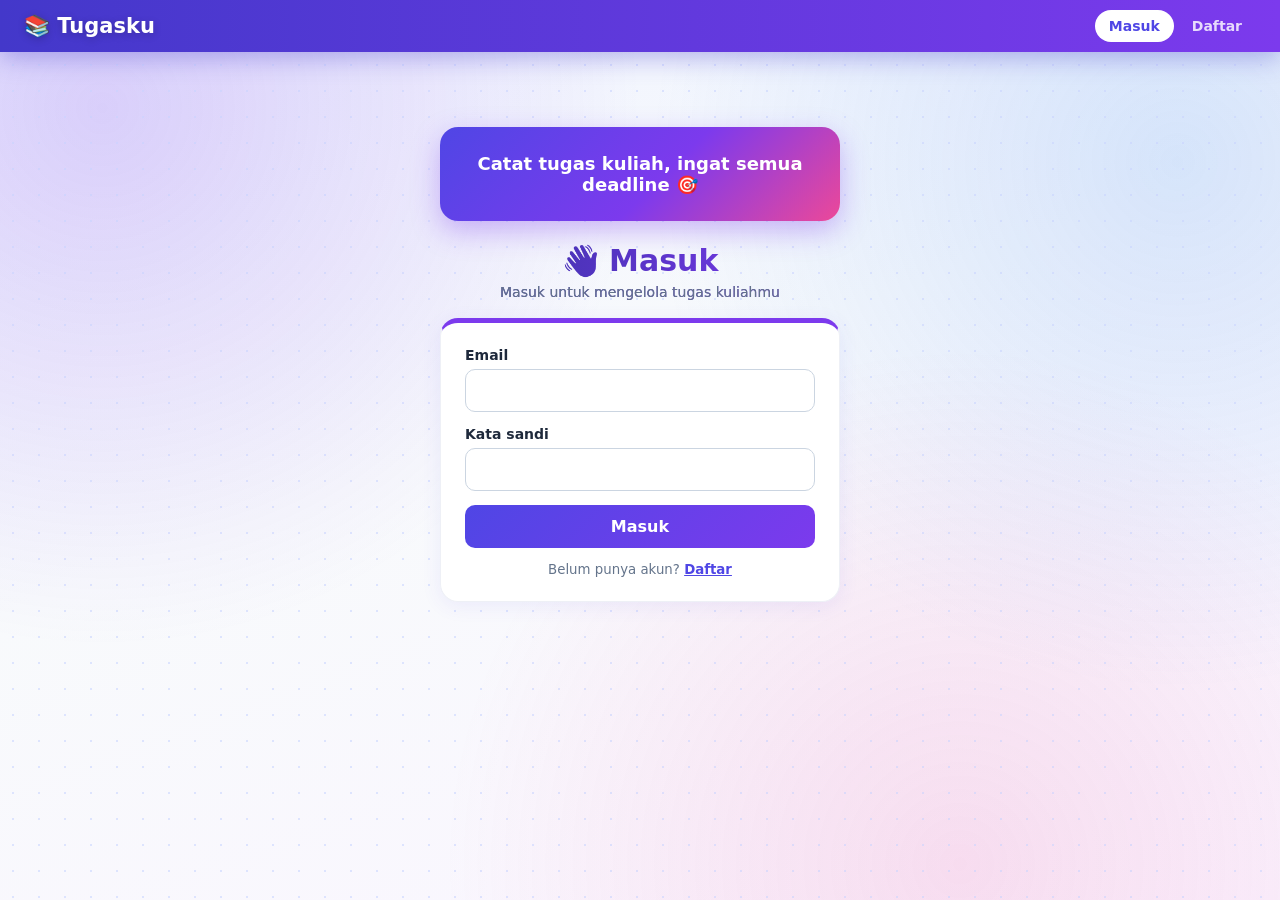
<file: index.html>
<!DOCTYPE html>
<html lang="id">
<head>
    <meta charset="UTF-8">
    <meta name="viewport" content="width=device-width, initial-scale=1">
    <title>Tugasku</title>
    <link rel="stylesheet" href="style.css">
</head>
<body data-page="index" data-auth="none">
<nav></nav>
<main><p>Mengarahkan ke halaman masuk... <a href="login.html">Klik di sini</a> jika tidak berpindah.</p></main>
<script src="app.js"></script>
</body>
</html>
</file>
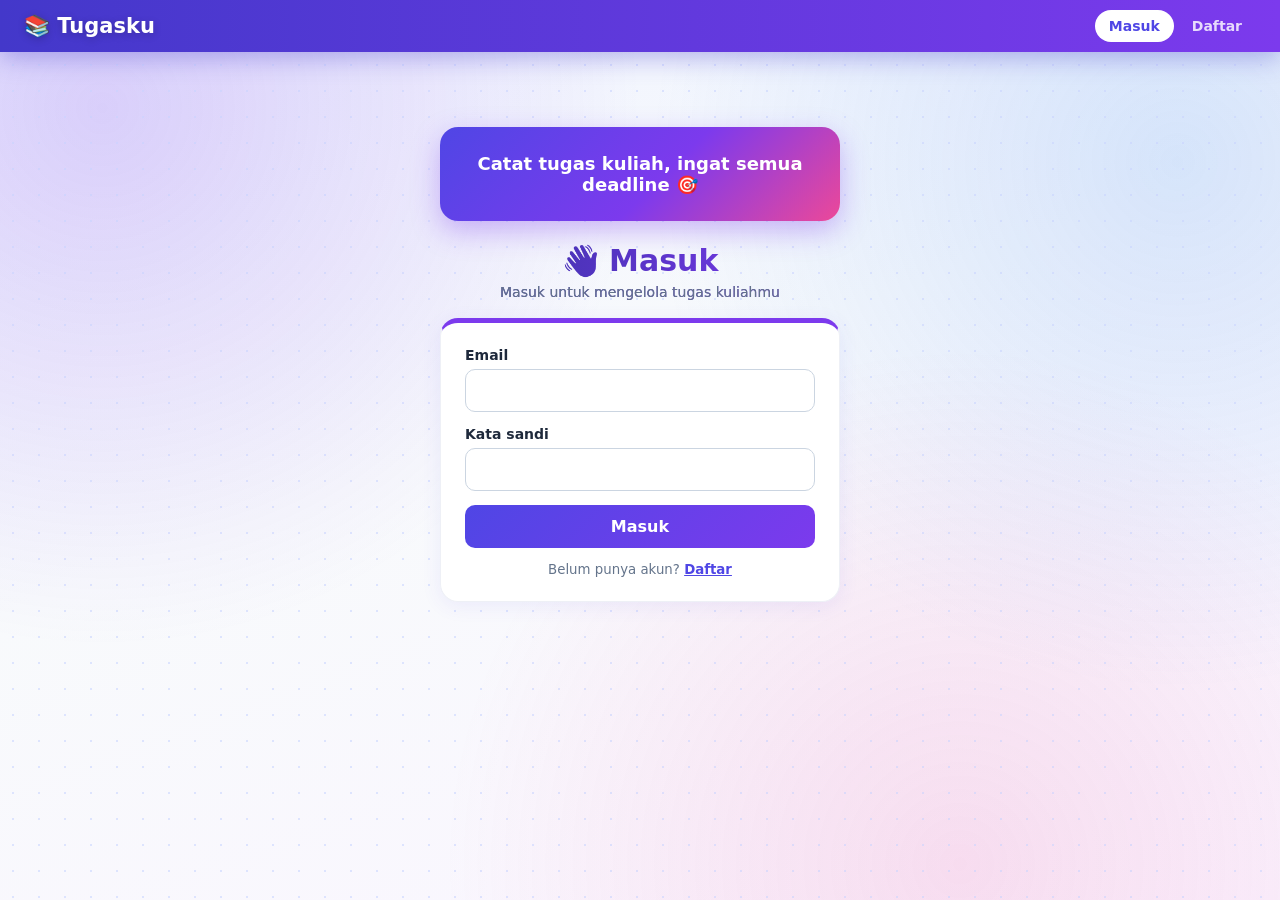
<file: dashboard.html>
<!DOCTYPE html>
<html lang="id">
<head>
    <meta charset="UTF-8">
    <meta name="viewport" content="width=device-width, initial-scale=1">
    <title>Dashboard - Tugasku</title>
    <link rel="stylesheet" href="style.css">
</head>
<body data-page="dashboard" data-auth="user">
<nav></nav>
<main>
<h1 id="salam">Dashboard</h1>
<div class="stats" id="stat"></div>
<div class="kartu pb"><div class="prog"><i id="prog"></i></div><small id="progTxt"></small></div>
<h2>Mendekati deadline (7 hari) dan terlambat</h2>
<div class="scroll">
    <table>
        <thead>
            <tr>
                <th>Tugas</th>
                <th>Mata kuliah</th>
                <th>Deadline</th>
                <th>Sisa waktu</th>
                <th>Prioritas</th><th>Status</th>
            </tr>
        </thead>
        <tbody id="isi"></tbody>
    </table>
</div>
</main>
<script src="app.js"></script>
</body></html>
</file>
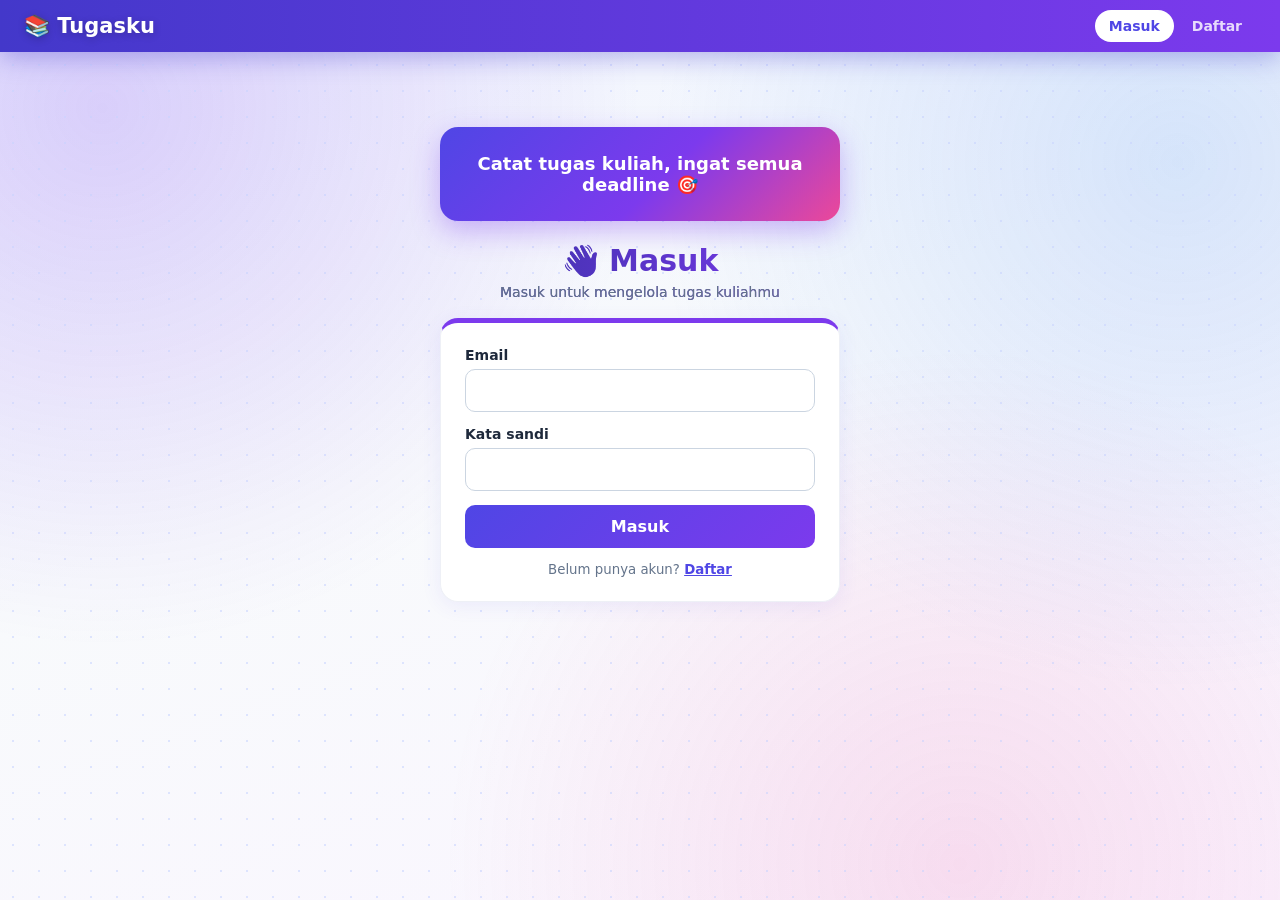
<file: kalender.html>
<!DOCTYPE html>
<html lang="id">
<head>
    <meta charset="UTF-8">
    <meta name="viewport" content="width=device-width, initial-scale=1">
    <title>Kalender - Tugasku</title>
    <link rel="stylesheet" href="style.css">
</head>
<body data-page="kalender" data-auth="user">
<nav></nav>
<main>
<h1>Kalender Tugas</h1>
<div class="judulbln">
    <button id="prev">&laquo;</button>
    <h2 id="bulan"></h2>
    <button id="next">&raquo;</button>
</div>
<div class="scroll">
    <table class="kal">
        <thead>
            <tr>
                <th>Sen</th>
                <th>Sel</th>
                <th>Rab</th>
                <th>Kam</th>
                <th>Jum</th>
                <th>Sab</th>
                <th>Min</th>
            </tr>
        </thead>
        <tbody id="kal"></tbody>
    </table>
</div>
<p class="legenda"><span class="badge belum">Belum Dikerjakan</span> <span class="badge proses">Sedang Diproses</span> <span class="badge selesai">Selesai</span></p>
<div class="kartu" id="detail"><p>Klik sebuah tanggal untuk melihat tugasnya.</p></div>
</main>
<script src="app.js"></script>
</body></html>
</file>
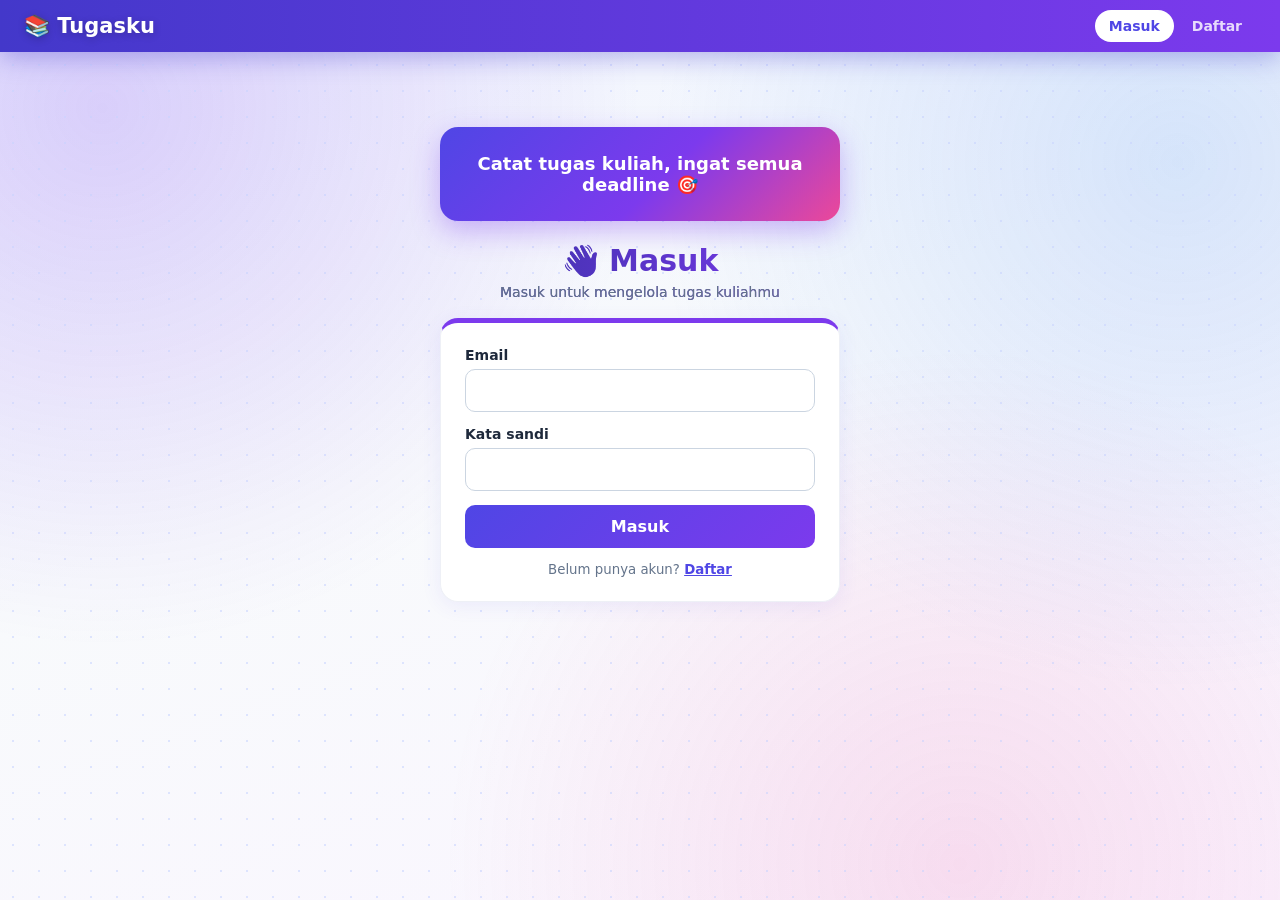
<file: login.html>
<!DOCTYPE html>
<html lang="id">
    <head>
        <meta charset="UTF-8">
        <meta name="viewport" content="width=device-width, initial-scale=1">
        <title>Masuk - Tugasku</title>
        <link rel="stylesheet" href="style.css">
    </head>
<body data-page="login" data-auth="none">
    <nav></nav>
    <main>
    <h1>Masuk</h1>
    <form>
        <div>
            <label for="email">Email</label>
            <input id="email" type="email">
        </div>
        <div>
            <label for="sandi">Kata sandi</label>
            <input id="sandi" type="password">
        </div>
        <button>Masuk</button>
        <small>Belum punya akun? <a href="register.html">Daftar</a></small>
    </form>
    </main>
    <script src="app.js"></script>
</body></html>
</file>
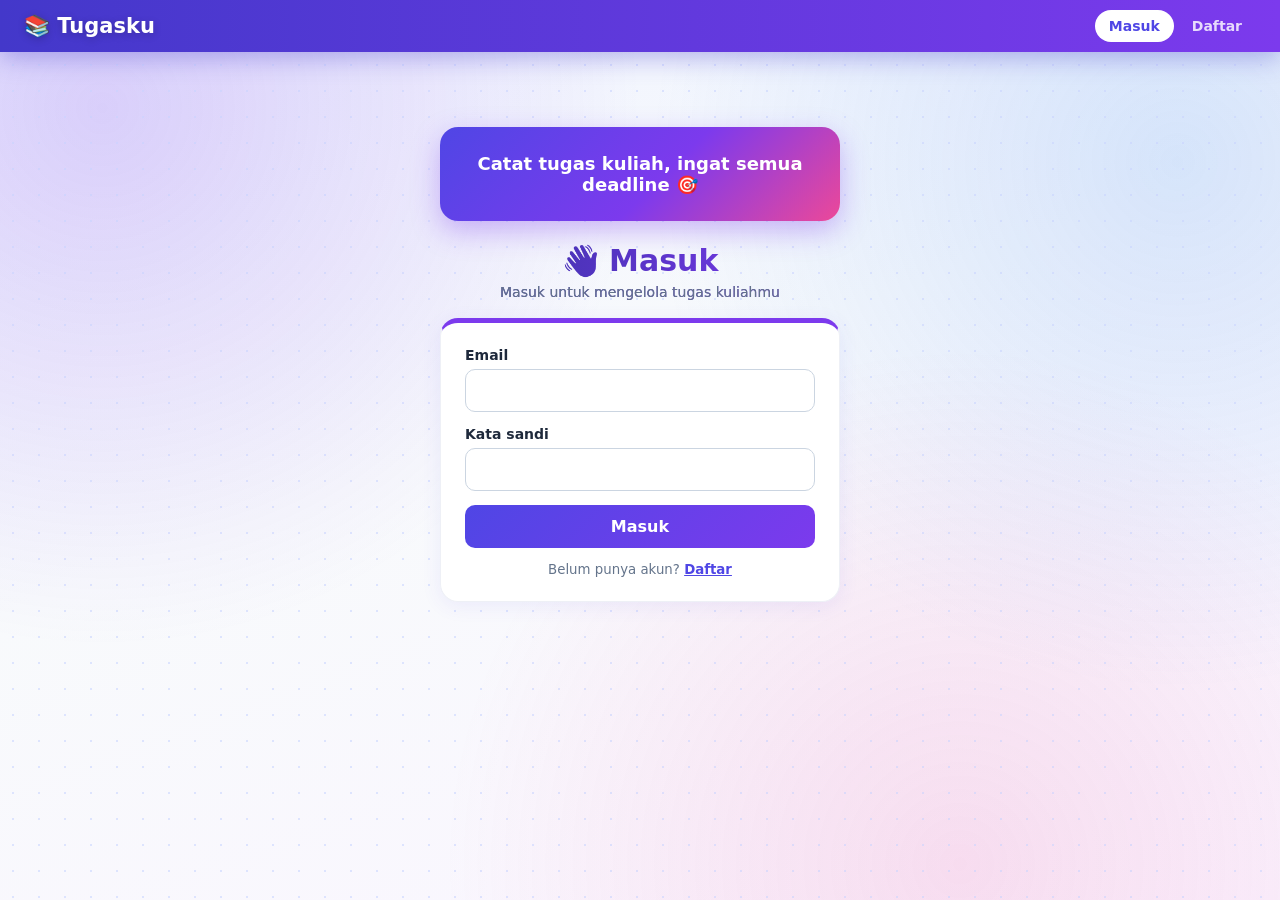
<file: matkul.html>
<!DOCTYPE html>
<html lang="id">
    <head>
        <meta charset="UTF-8">
        <meta name="viewport" content="width=device-width, initial-scale=1">
        <title>Mata Kuliah - Tugasku</title>
        <link rel="stylesheet" href="style.css">
    </head>
<body data-page="matkul" data-auth="user">
<nav></nav>
<main>
    <h1>Mata Kuliah</h1>
    <form>
        <div>
            <label for="nama">Nama mata kuliah</label>
            <input id="nama">
        </div>
        <div>
            <label for="kode">Kode</label>
            <input id="kode">
        </div>
        <div>
            <label for="dosen">Dosen</label>
            <input id="dosen">
        </div>
        <button>Tambah</button>
    </form>
    <h2>Daftar mata kuliah</h2>
    <div class="scroll">
        <table>
            <thead>
                <tr>
                    <th>Nama</th>
                    <th>Kode</th>
                    <th>Dosen</th>
                    <th>Aksi</th>
                </tr>
            </thead>
            <tbody id="isi"></tbody>
        </table>
    </div>
</main>
<script src="app.js"></script>
</body>
</html>
</file>
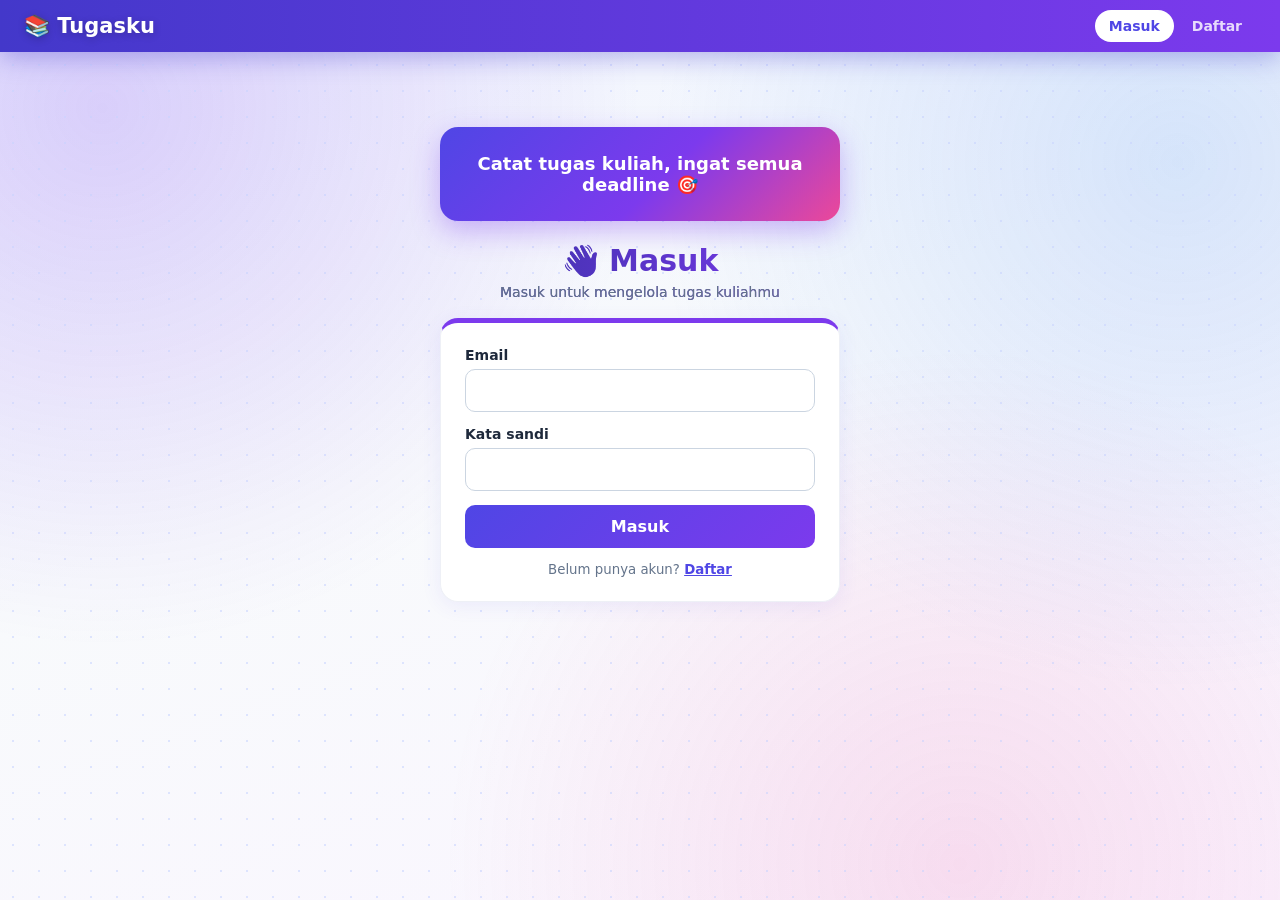
<file: pengguna.html>
<!DOCTYPE html>
<html lang="id"><head><meta charset="UTF-8"><meta name="viewport" content="width=device-width, initial-scale=1"><title>Pengguna - Tugasku</title><link rel="stylesheet" href="style.css"></head>
<body data-page="pengguna" data-auth="admin">
    <nav></nav>
    <main>
    <h1>Kelola Pengguna</h1>
    <div class="scroll">
        <table>
            <thead>
                <tr>
                    <th>Nama</th>
                    <th>Email</th>
                    <th>Peran</th>
                    <th>Status</th>
                    <th>Aksi</th>
                </tr>
            </thead>
            <tbody id="isi"></tbody>
        </table>
    </div>
    </main>
    <script src="app.js"></script>
</body></html>
</file>
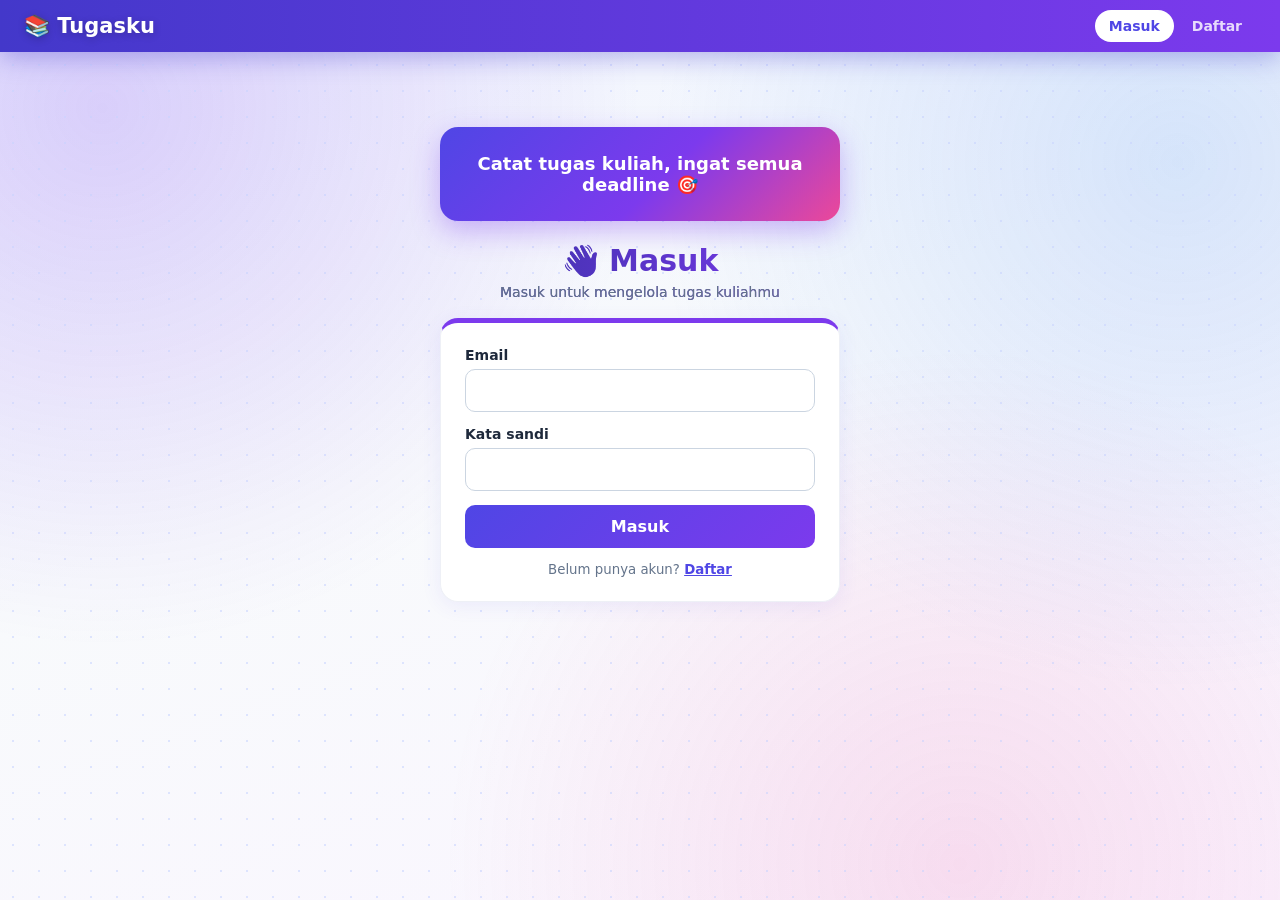
<file: profil.html>
<!DOCTYPE html>
<html lang="id">
    <head>
        <meta charset="UTF-8">
        <meta name="viewport" content="width=device-width, initial-scale=1">
        <title>Profil - Tugasku</title>
        <link rel="stylesheet" href="style.css">
    </head>
<body data-page="profil" data-auth="user">
    <nav></nav>
    <main>
    <h1>Profil</h1>
    <form id="f1">
        <div>
            <label>Email</label>
        <div id="email">
        </div>
    </div>
    <div>
        <label for="nama">Nama</label>
        <input id="nama"></div>
        <button>Simpan profil</button>
    </form><h2>Ubah kata sandi</h2>
    <form id="f2">
    <div>
        <label for="lama">Kata sandi lama</label>
        <input id="lama" type="password">
    </div>
    <div>
        <label for="baru">Kata sandi baru</label>
        <input id="baru" type="password">
    </div>
    <button>Ubah kata sandi</button>
</form>
    </main>
    <script src="app.js"></script>
</body></html>
</file>
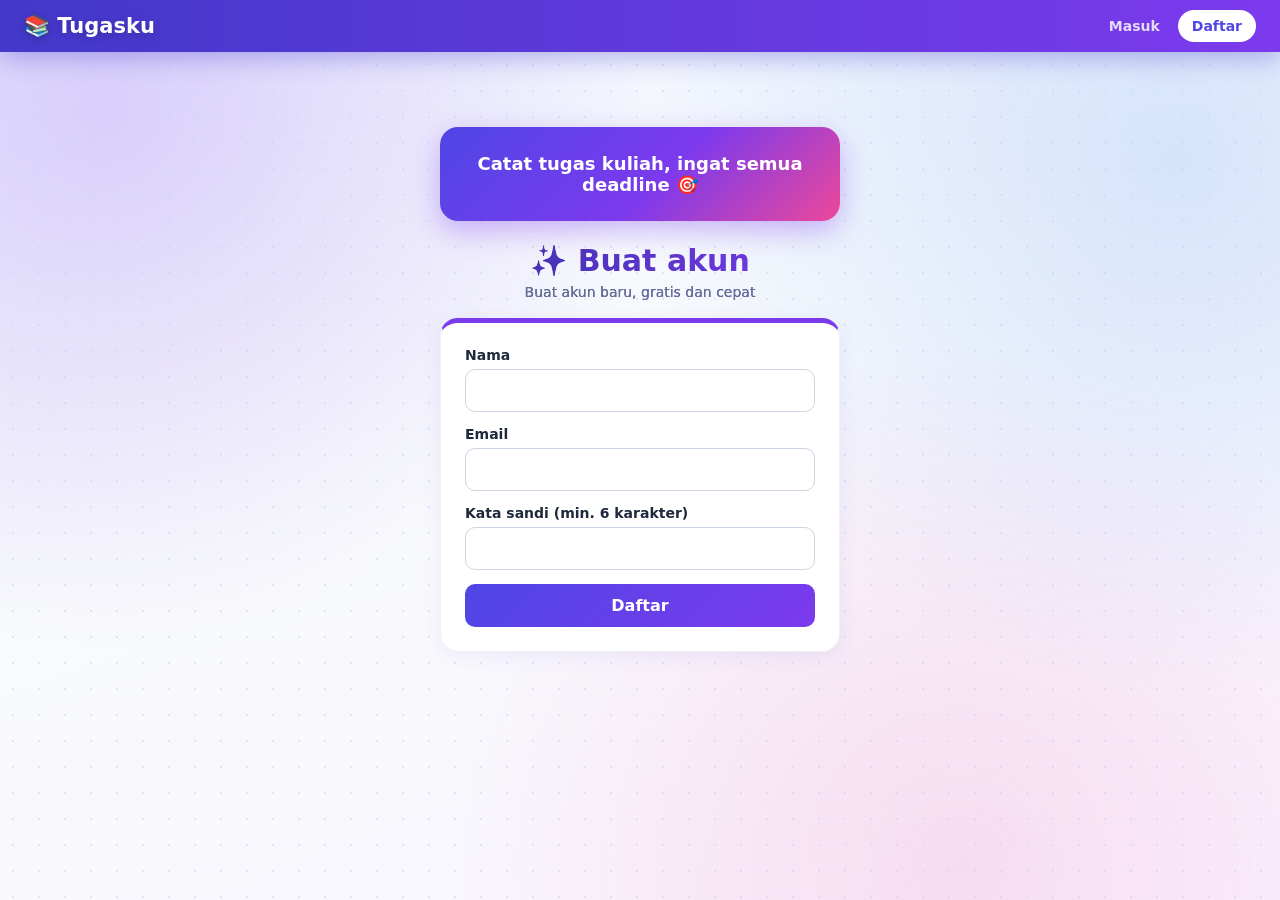
<file: register.html>
<!DOCTYPE html>
<html lang="id">
    <head>
        <meta charset="UTF-8">
        <meta name="viewport" content="width=device-width, initial-scale=1">
        <title>Daftar - Tugasku</title>
        <link rel="stylesheet" href="style.css">
    </head>
<body data-page="register" data-auth="none">
    <nav></nav>
    <main>
    <h1>Buat akun</h1>
    <form>
        <div><label for="nama">Nama</label>
            <input id="nama">
        </div>
        <div>
            <label for="email">Email</label>
            <input id="email" type="email">
        </div>
        <div>
            <label for="sandi">Kata sandi (min. 6 karakter)</label>
            <input id="sandi" type="password">
        </div>
        <button>Daftar</button>
    </form>
    </main>
    <script src="app.js"></script>
</body>
</html>
</file>
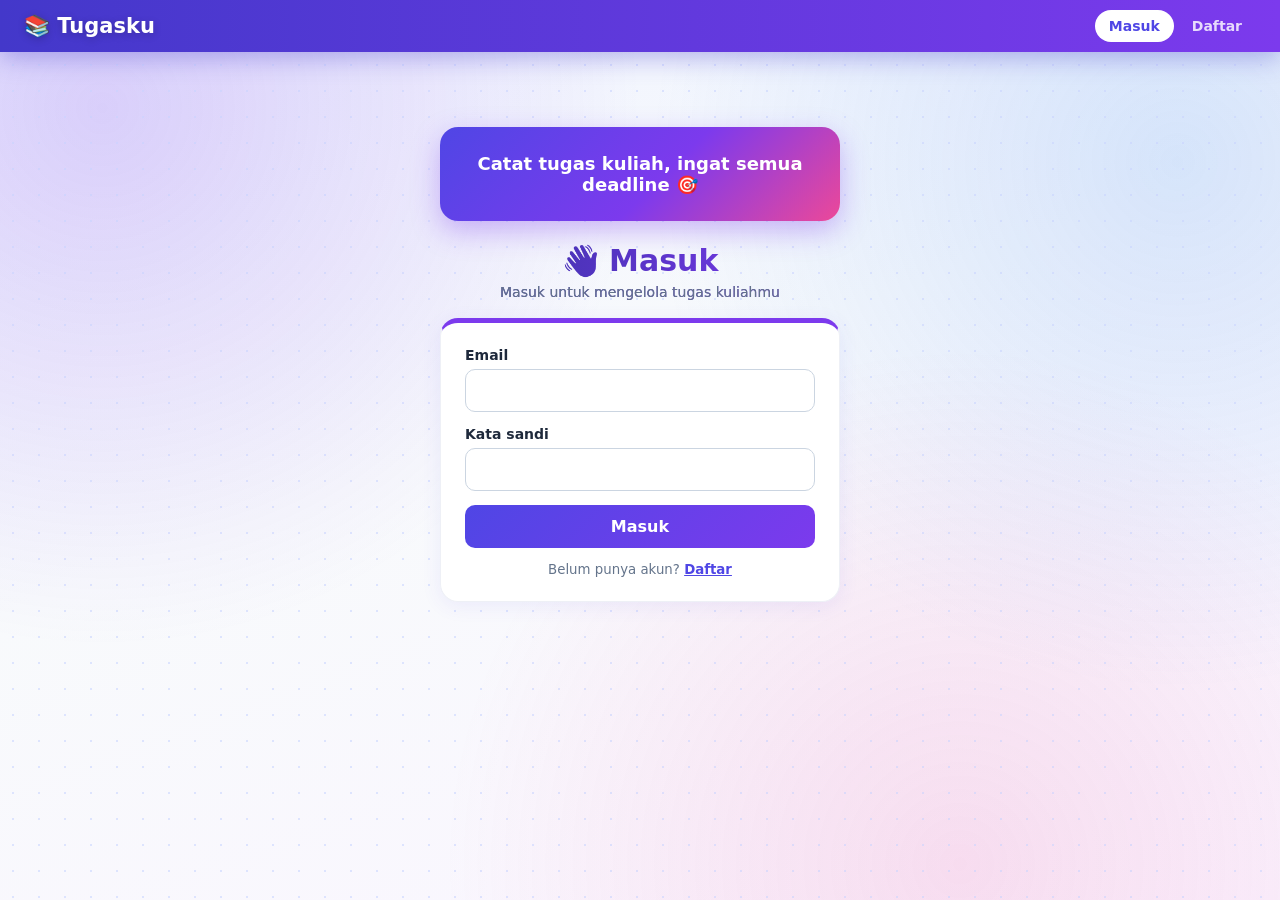
<file: tugas.html>
<!DOCTYPE html>
<html lang="id">
    <head>
        <meta charset="UTF-8">
        <meta name="viewport" content="width=device-width, initial-scale=1">
        <title>Tugas - Tugasku</title>
        <link rel="stylesheet" href="style.css">
    </head>
<body data-page="tugas" data-auth="user">
    <nav></nav>
    <main>
    <h1>Tugas</h1>
    <form class="dua" novalidate>
        <input id="id" type="hidden"><div class="penuh"><label for="judul">Judul tugas</label><input id="judul"></div><div><label for="mk">Mata kuliah</label><select id="mk"></select></div><div><label for="deadline">Deadline <small>(mulai besok)</small></label><input id="deadline" type="date"></div><div><label for="prioritas">Prioritas</label><select id="prioritas"><option value="rendah">Rendah</option><option value="sedang">Sedang</option><option value="tinggi">Tinggi</option></select></div><div><label for="ket">Keterangan</label><input id="ket"></div><div class="penuh"><button id="simpan">Simpan tugas</button> <button type="button" id="batal" class="abu" hidden>Batal</button></div></form><h2>Daftar tugas</h2><div class="bar"><input id="cari" placeholder="Cari judul..."><select id="fMk"></select><select id="fStatus"></select></div><div class="scroll"><table><thead><tr><th>No</th><th>Judul</th><th>Mata kuliah</th><th>Deadline</th><th>Prioritas</th><th>Status</th><th>Aksi</th></tr></thead><tbody id="isi"></tbody></table></div>
    </main>
    <script src="app.js"></script>
</body>
</html>
</file>
<file: style.css>
:root{--p:#4f46e5;--p2:#7c3aed;--tx:#1e293b;--mt:#64748b;--ln:#e2e8f0}
*{box-sizing:border-box}
body{font-family:"Segoe UI",system-ui,sans-serif;background:linear-gradient(160deg,#eef2ff,#f8fafc 45%,#faf5ff) fixed;color:var(--tx);margin:0;min-height:100vh}
nav{position:sticky;top:0;z-index:5;display:flex;flex-wrap:wrap;align-items:center;gap:4px;padding:10px 24px;background:rgba(255,255,255,.88);backdrop-filter:blur(10px);border-bottom:1px solid var(--ln)}
nav .gap{flex:1}
nav a{color:var(--mt);text-decoration:none;padding:8px 14px;border-radius:999px;font-weight:600;font-size:14px;transition:.2s}
nav a:hover{background:#eef2ff;color:var(--p)}
nav a.aktif{background:var(--p);color:#fff}
nav a#keluar{color:#e11d48}
nav a.brand,nav a.brand:hover{font-size:21px;font-weight:800;padding:4px 14px 4px 0;background:linear-gradient(90deg,var(--p),var(--p2));-webkit-background-clip:text;background-clip:text;color:transparent}
main{max-width:980px;margin:0 auto;padding:30px 20px}
h1{margin:0 0 22px;font-size:30px;font-weight:800;color:var(--tx)}
h2{margin:30px 0 12px;font-size:19px}
.kartu,form{background:#fff;padding:24px;border-radius:18px;box-shadow:0 4px 20px rgba(79,70,229,.08);border:1px solid #eef0f6}
form{display:grid;gap:14px;max-width:460px}
form.dua{grid-template-columns:1fr 1fr;max-width:none}
.penuh{grid-column:1/-1}
label{display:block;margin-bottom:6px;font-size:14px;font-weight:600}
label small{font-weight:400;color:var(--mt)}
input,select,textarea{width:100%;padding:11px 13px;border:1px solid #cbd5e1;border-radius:10px;font:inherit;background:#fff}
input:focus,select:focus,textarea:focus{outline:none;border-color:var(--p);box-shadow:0 0 0 4px rgba(79,70,229,.15)}
button,.btn{background:linear-gradient(135deg,var(--p),var(--p2));color:#fff;border:none;padding:10px 20px;border-radius:10px;font:inherit;font-weight:600;cursor:pointer;text-decoration:none;display:inline-block;transition:.2s}
button:hover,.btn:hover{transform:translateY(-1px);box-shadow:0 6px 16px rgba(79,70,229,.3)}
.abu{background:#64748b}
form a{color:var(--p);font-weight:600}
body[data-auth="none"] main{max-width:440px;margin-top:5vh}
body[data-auth="none"] h1{text-align:center;margin-bottom:6px}
body[data-page=login] h1::after,body[data-page=register] h1::after{display:block;font-size:14px;font-weight:400;color:var(--mt);margin:6px 0 18px}
body[data-page=login] h1::after{content:"Masuk untuk mengelola tugas kuliahmu"}
body[data-page=register] h1::after{content:"Buat akun baru, gratis dan cepat"}
body[data-auth="none"] form{max-width:none}
body[data-auth="none"] form button{width:100%;padding:12px}
body[data-auth="none"] form small{text-align:center;color:var(--mt)}
td button{padding:6px 11px;font-size:13px;margin:0 2px 3px 0}
td button[data-hapus]{background:#fff;color:#e11d48;border:1px solid #fecdd3}
td button.abu{background:#fff;color:var(--mt);border:1px solid var(--ln)}
.bar{display:flex;gap:10px;flex-wrap:wrap;margin-bottom:12px}
.bar input,.bar select{width:auto;flex:1;min-width:140px}
.scroll{overflow-x:auto;border-radius:18px;box-shadow:0 4px 20px rgba(79,70,229,.08);border:1px solid #eef0f6}
table{width:100%;border-collapse:collapse;background:#fff}
th,td{padding:13px 14px;text-align:left;border-bottom:1px solid #f1f5f9;vertical-align:top}
thead{background:#f8fafc;color:var(--mt);font-size:12px;text-transform:uppercase;letter-spacing:.05em}
tbody tr:hover{background:#fafaff}
.ket{display:block;color:var(--mt);margin-top:2px}
.chip,.badge{display:inline-block;padding:3px 11px;border-radius:999px;font-size:12px;font-weight:700;white-space:nowrap}
.badge.belum{background:#e2e8f0;color:#475569}
.badge.proses{background:#dbeafe;color:#1d4ed8}
.badge.selesai{background:#dcfce7;color:#15803d}
.badge::before{content:"";display:inline-block;width:7px;height:7px;border-radius:50%;background:currentColor;margin-right:6px}
.tinggi{color:#b42318;background:#fee4e2;font-weight:700}
.sedang{color:#b54708;background:#fef0c7;font-weight:700}
.rendah{color:#067647;background:#d1fadf;font-weight:700}
.telat{background:#fff5f5}
.done .jdl{text-decoration:line-through;opacity:.55}
.banner{background:#fffbeb;color:#b45309;border:1px solid #fde68a;padding:13px 18px;border-radius:12px;margin-bottom:18px;font-weight:600}
.stats{display:grid;grid-template-columns:repeat(3,1fr);gap:16px}
.stat{background:#fff;border-radius:18px;padding:20px;box-shadow:0 4px 20px rgba(79,70,229,.08);border-top:5px solid #94a3b8;color:var(--mt);font-weight:600}
.stat.s1{border-color:#3b82f6}
.stat.s2{border-color:#22c55e}
.stat b{display:block;font-size:36px;color:var(--tx)}
.kartu.pb{margin-top:16px;padding:18px 24px}
.prog{height:10px;background:#e2e8f0;border-radius:99px;overflow:hidden;margin-bottom:8px}
.prog i{display:block;height:100%;width:0;background:linear-gradient(90deg,var(--p),#22c55e);transition:width .6s}
.kal{table-layout:fixed}
.kal td{height:96px;font-size:12px;border:1px solid #f1f5f9;padding:6px;overflow:hidden}
.kal th{text-align:center}
.kal td.hari{cursor:pointer;transition:.15s}
.kal td.hari:hover{background:#eef2ff}
.kal td.lewat{background:#f8fafc;color:#94a3b8}
.kal td.dipilih{outline:2px solid var(--p);outline-offset:-2px;background:#eef2ff}
.kal td.hariini b{display:inline-grid;place-items:center;width:24px;height:24px;border-radius:50%;background:var(--p);color:#fff}
.tgs{display:block;border-radius:6px;padding:2px 6px;margin-top:3px;font-weight:600;white-space:nowrap;overflow:hidden;text-overflow:ellipsis}
.tgs.selesai{text-decoration:line-through;opacity:.6}
.dot{display:inline-block;width:7px;height:7px;border-radius:50%;margin-right:4px;background:#94a3b8}
.dot.s1{background:#3b82f6}
.dot.s2{background:#22c55e}
.legenda{margin:14px 0}
.judulbln{display:flex;align-items:center;gap:14px;margin-bottom:12px}
.judulbln h2{margin:0;min-width:170px;text-align:center}
.judulbln button{padding:8px 16px}
#detail{margin-top:18px}
#detail h2{margin-top:0}
#detail li{padding:8px 0;border-bottom:1px solid #f1f5f9;list-style:none}
#detail ul{padding:0;margin:0 0 14px}
@media(max-width:600px){form.dua,.stats{grid-template-columns:1fr}nav{padding:8px 12px}}

/* ===== Revisi 2: lebih berwarna & hidup ===== */
body::before{content:"";position:fixed;inset:0;z-index:-1;pointer-events:none;background:radial-gradient(circle at 8% 12%,rgba(124,58,237,.20),transparent 38%),radial-gradient(circle at 92% 18%,rgba(59,130,246,.18),transparent 38%),radial-gradient(circle at 75% 96%,rgba(236,72,153,.15),transparent 40%)}
body::after{content:"";position:fixed;inset:0;z-index:-1;pointer-events:none;background-image:radial-gradient(#c7d2fe 1.2px,transparent 1.2px);background-size:26px 26px;opacity:.55}
@keyframes naik{from{opacity:0;transform:translateY(14px)}to{opacity:1;transform:none}}
main{animation:naik .5s ease both}
nav{background:linear-gradient(90deg,#4338ca,#7c3aed);border-bottom:none;box-shadow:0 6px 24px rgba(67,56,202,.35)}
nav a{color:rgba(255,255,255,.82)}
nav a:hover{background:rgba(255,255,255,.18);color:#fff}
nav a.aktif{background:#fff;color:var(--p)}
nav a#keluar{color:#fecdd3}
nav a.brand,nav a.brand:hover{background:none;color:#fff;-webkit-text-fill-color:#fff;text-shadow:0 2px 8px rgba(0,0,0,.2)}
nav a.brand::before{content:"📚 "}
h1{background:linear-gradient(90deg,#3730a3,#7c3aed);-webkit-background-clip:text;background-clip:text;color:transparent}
body[data-page=dashboard] h1::before{content:"🏠 "}
body[data-page=matkul] h1::before{content:"📚 "}
body[data-page=tugas] h1::before{content:"✅ "}
body[data-page=kalender] h1::before{content:"🗓️ "}
body[data-page=profil] h1::before{content:"👤 "}
body[data-page=pengguna] h1::before{content:"🛡️ "}
body[data-page=login] h1::before{content:"👋 "}
body[data-page=register] h1::before{content:"✨ "}
h1::before{-webkit-text-fill-color:initial}
main>h2{border-left:5px solid var(--p2);padding-left:12px}
.kartu,form,.stat{transition:transform .2s,box-shadow .2s}
.kartu:hover,.stat:hover{transform:translateY(-3px);box-shadow:0 10px 28px rgba(79,70,229,.18)}
form{border-top:5px solid var(--p2)}
body[data-auth="none"] main::before{content:"Catat tugas kuliah, ingat semua deadline 🎯";display:block;text-align:center;padding:26px 20px;margin-bottom:22px;border-radius:18px;color:#fff;font-weight:700;font-size:18px;background:linear-gradient(135deg,#4f46e5,#7c3aed 55%,#ec4899);box-shadow:0 10px 28px rgba(124,58,237,.35)}
.stat{border-top:none;color:rgba(255,255,255,.9);position:relative;overflow:hidden;background:linear-gradient(135deg,#64748b,#94a3b8)}
.stat.s1{background:linear-gradient(135deg,#2563eb,#6366f1)}
.stat.s2{background:linear-gradient(135deg,#059669,#22c55e)}
.stat b{color:#fff}
.stat::after{position:absolute;right:14px;bottom:2px;font-size:54px;opacity:.28}
.stat.s0::after{content:"📝"}
.stat.s1::after{content:"⏳"}
.stat.s2::after{content:"🎉"}
thead{background:linear-gradient(90deg,#eef2ff,#f5f3ff);color:#4338ca}
tbody tr:nth-child(even){background:#fcfcff}
.kal th{background:linear-gradient(90deg,#4f46e5,#7c3aed);color:#fff;font-size:13px;text-transform:none;letter-spacing:0}
.kal td:nth-child(7)>b{color:#e11d48}
.kal td.hariini{background:#eef2ff}
.kal td.hariini b{box-shadow:0 0 0 4px rgba(79,70,229,.2)}
.banner{background:linear-gradient(90deg,#fffbeb,#fef3c7);border-left:5px solid #f59e0b}
.badge.proses{background:linear-gradient(90deg,#dbeafe,#e0e7ff)}
</file>
